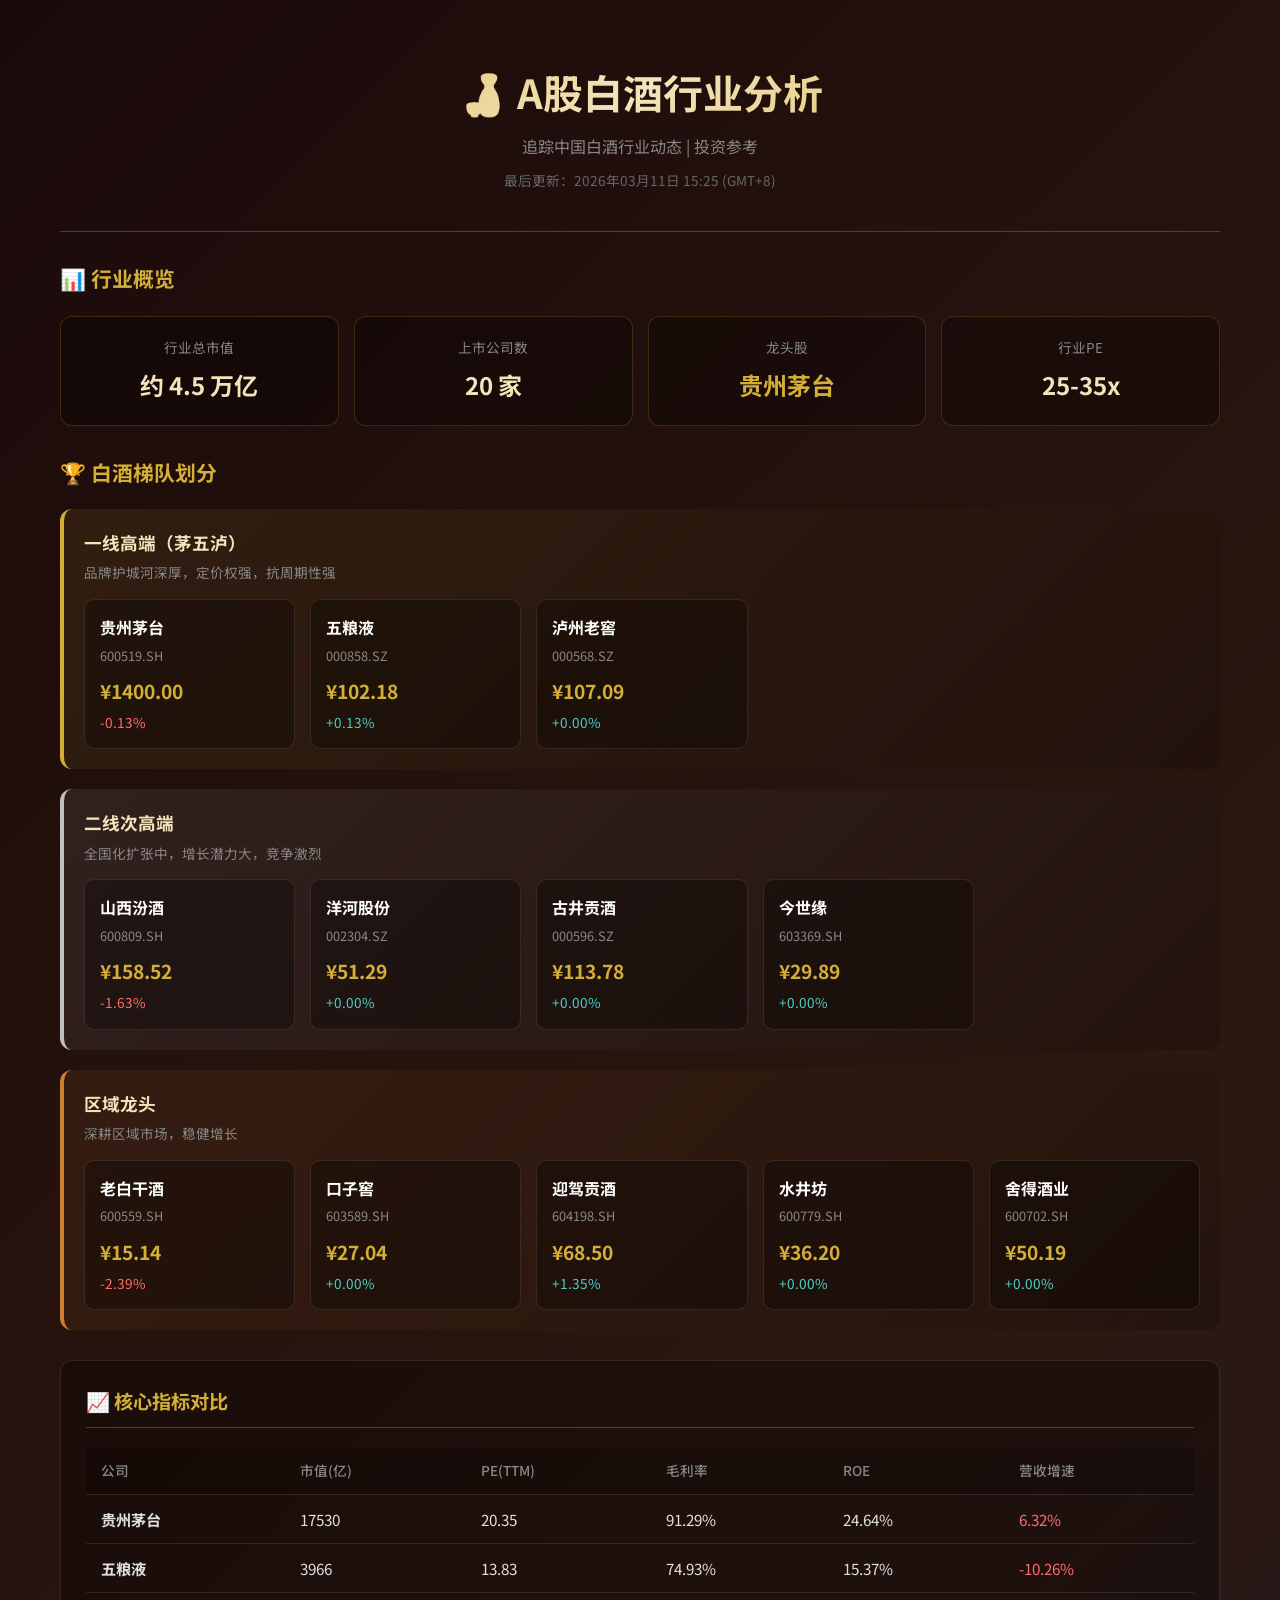
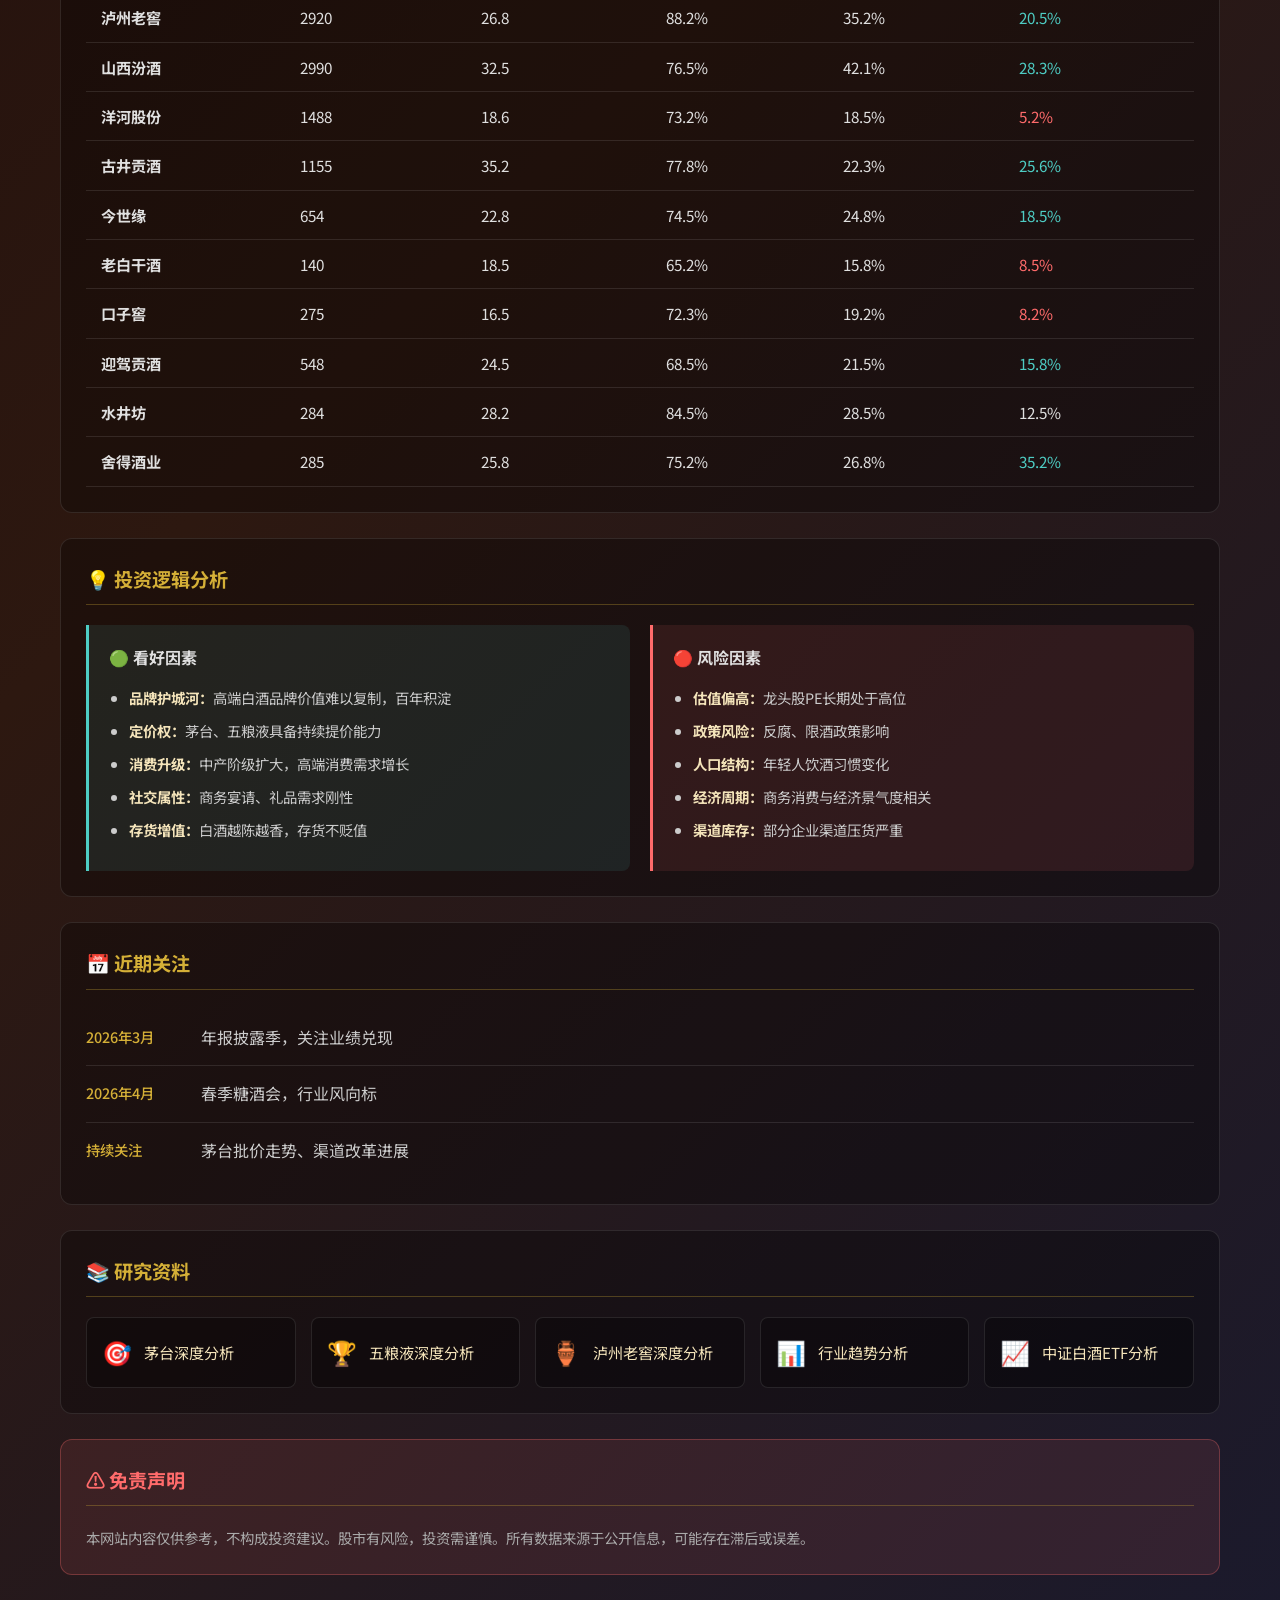
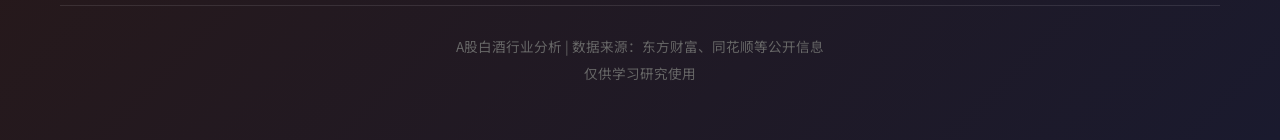
<file: index.html>
<!DOCTYPE html>
<html lang="zh-CN">
<head>
    <meta charset="UTF-8">
    <meta name="viewport" content="width=device-width, initial-scale=1.0">
    <title>A股白酒行业分析</title>
    <link rel="stylesheet" href="style.css">
    <link href="https://fonts.googleapis.com/css2?family=Noto+Sans+SC:wght@400;500;700&display=swap" rel="stylesheet">
</head>
<body>
    <div class="container">
        <header>
            <h1>🍶 A股白酒行业分析</h1>
            <p class="subtitle">追踪中国白酒行业动态 | 投资参考</p>
            <p class="update-time">最后更新：<span id="updateTime">2026年3月2日</span></p>
        </header>

        <section class="overview">
            <h2>📊 行业概览</h2>
            <div class="overview-grid">
                <div class="overview-card">
                    <span class="label">行业总市值</span>
                    <span class="value">约 4.5 万亿</span>
                </div>
                <div class="overview-card">
                    <span class="label">上市公司数</span>
                    <span class="value">20 家</span>
                </div>
                <div class="overview-card">
                    <span class="label">龙头股</span>
                    <span class="value highlight">贵州茅台</span>
                </div>
                <div class="overview-card">
                    <span class="label">行业PE</span>
                    <span class="value">25-35x</span>
                </div>
            </div>
        </section>

        <section class="tier-section">
            <h2>🏆 白酒梯队划分</h2>
            
            <div class="tier-group tier-1">
                <h3>一线高端（茅五泸）</h3>
                <p class="tier-desc">品牌护城河深厚，定价权强，抗周期性强</p>
                <div class="company-grid" id="tier1Companies"></div>
            </div>
            
            <div class="tier-group tier-2">
                <h3>二线次高端</h3>
                <p class="tier-desc">全国化扩张中，增长潜力大，竞争激烈</p>
                <div class="company-grid" id="tier2Companies"></div>
            </div>
            
            <div class="tier-group tier-3">
                <h3>区域龙头</h3>
                <p class="tier-desc">深耕区域市场，稳健增长</p>
                <div class="company-grid" id="tier3Companies"></div>
            </div>
        </section>

        <section class="card">
            <h2>📈 核心指标对比</h2>
            <div class="table-container">
                <table class="data-table" id="comparisonTable">
                    <thead>
                        <tr>
                            <th>公司</th>
                            <th>市值(亿)</th>
                            <th>PE(TTM)</th>
                            <th>毛利率</th>
                            <th>ROE</th>
                            <th>营收增速</th>
                        </tr>
                    </thead>
                    <tbody id="comparisonBody"></tbody>
                </table>
            </div>
        </section>

        <section class="card">
            <h2>💡 投资逻辑分析</h2>
            <div class="analysis-content">
                <div class="analysis-item">
                    <h3>🟢 看好因素</h3>
                    <ul>
                        <li><strong>品牌护城河：</strong>高端白酒品牌价值难以复制，百年积淀</li>
                        <li><strong>定价权：</strong>茅台、五粮液具备持续提价能力</li>
                        <li><strong>消费升级：</strong>中产阶级扩大，高端消费需求增长</li>
                        <li><strong>社交属性：</strong>商务宴请、礼品需求刚性</li>
                        <li><strong>存货增值：</strong>白酒越陈越香，存货不贬值</li>
                    </ul>
                </div>
                <div class="analysis-item warning">
                    <h3>🔴 风险因素</h3>
                    <ul>
                        <li><strong>估值偏高：</strong>龙头股PE长期处于高位</li>
                        <li><strong>政策风险：</strong>反腐、限酒政策影响</li>
                        <li><strong>人口结构：</strong>年轻人饮酒习惯变化</li>
                        <li><strong>经济周期：</strong>商务消费与经济景气度相关</li>
                        <li><strong>渠道库存：</strong>部分企业渠道压货严重</li>
                    </ul>
                </div>
            </div>
        </section>

        <section class="card">
            <h2>📅 近期关注</h2>
            <div class="timeline" id="recentEvents">
                <div class="timeline-item">
                    <span class="date">2026年3月</span>
                    <span class="event">年报披露季，关注业绩兑现</span>
                </div>
                <div class="timeline-item">
                    <span class="date">2026年4月</span>
                    <span class="event">春季糖酒会，行业风向标</span>
                </div>
                <div class="timeline-item">
                    <span class="date">持续关注</span>
                    <span class="event">茅台批价走势、渠道改革进展</span>
                </div>
            </div>
        </section>

        <section class="card">
            <h2>📚 研究资料</h2>
            <div class="links-grid">
                <a href="companies/maotai.html" class="link-card">
                    <span class="icon">🎯</span>
                    <span class="text">茅台深度分析</span>
                </a>
                <a href="companies/wuliangye.html" class="link-card">
                    <span class="icon">🏆</span>
                    <span class="text">五粮液深度分析</span>
                </a>
                <a href="companies/luzhoulaojiao.html" class="link-card">
                    <span class="icon">🏺</span>
                    <span class="text">泸州老窖深度分析</span>
                </a>
                <a href="analysis/industry-trend.html" class="link-card">
                    <span class="icon">📊</span>
                    <span class="text">行业趋势分析</span>
                </a>
                <a href="analysis/etf-analysis.html" class="link-card">
                    <span class="icon">📈</span>
                    <span class="text">中证白酒ETF分析</span>
                </a>
            </div>
        </section>

        <section class="card disclaimer">
            <h2>⚠️ 免责声明</h2>
            <p>本网站内容仅供参考，不构成投资建议。股市有风险，投资需谨慎。所有数据来源于公开信息，可能存在滞后或误差。</p>
        </section>

        <footer>
            <p>A股白酒行业分析 | 数据来源：东方财富、同花顺等公开信息</p>
            <p>仅供学习研究使用</p>
        </footer>
    </div>

    <script src="app.js"></script>
</body>
</html>
</file>
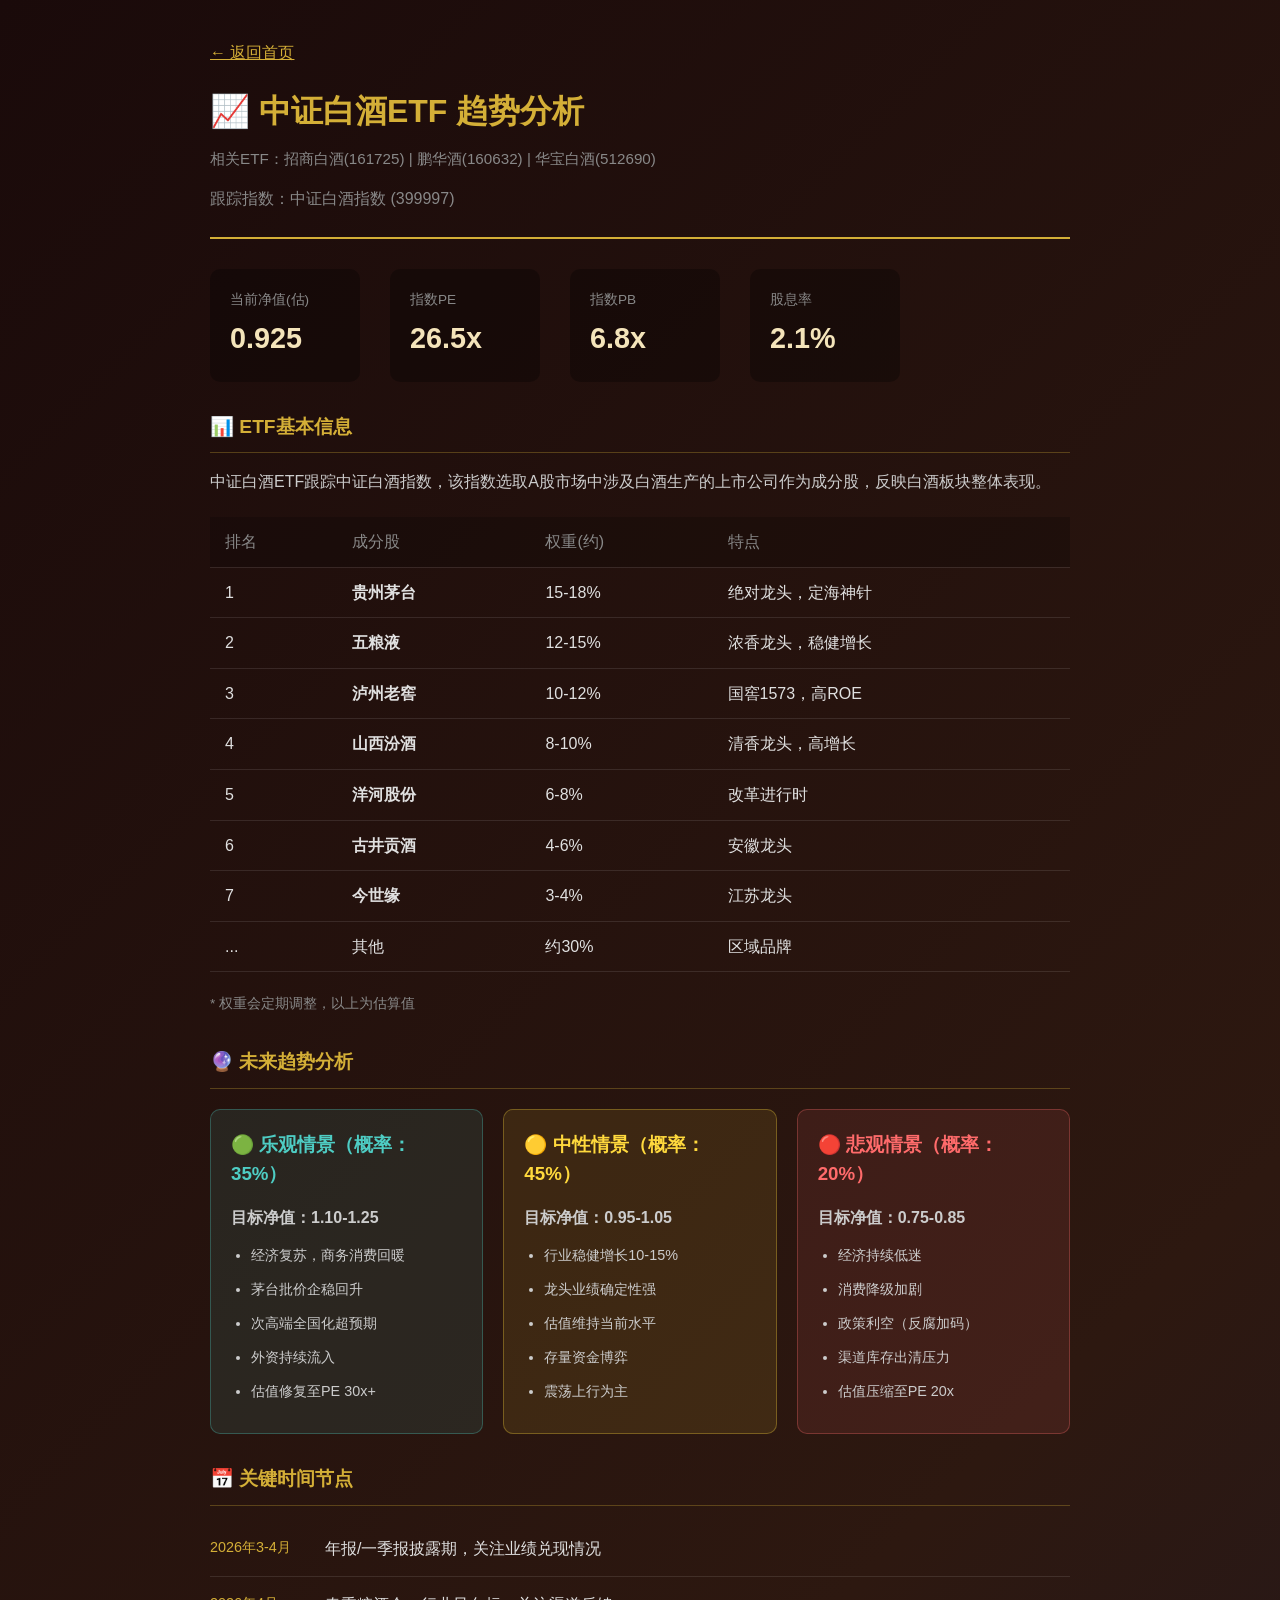
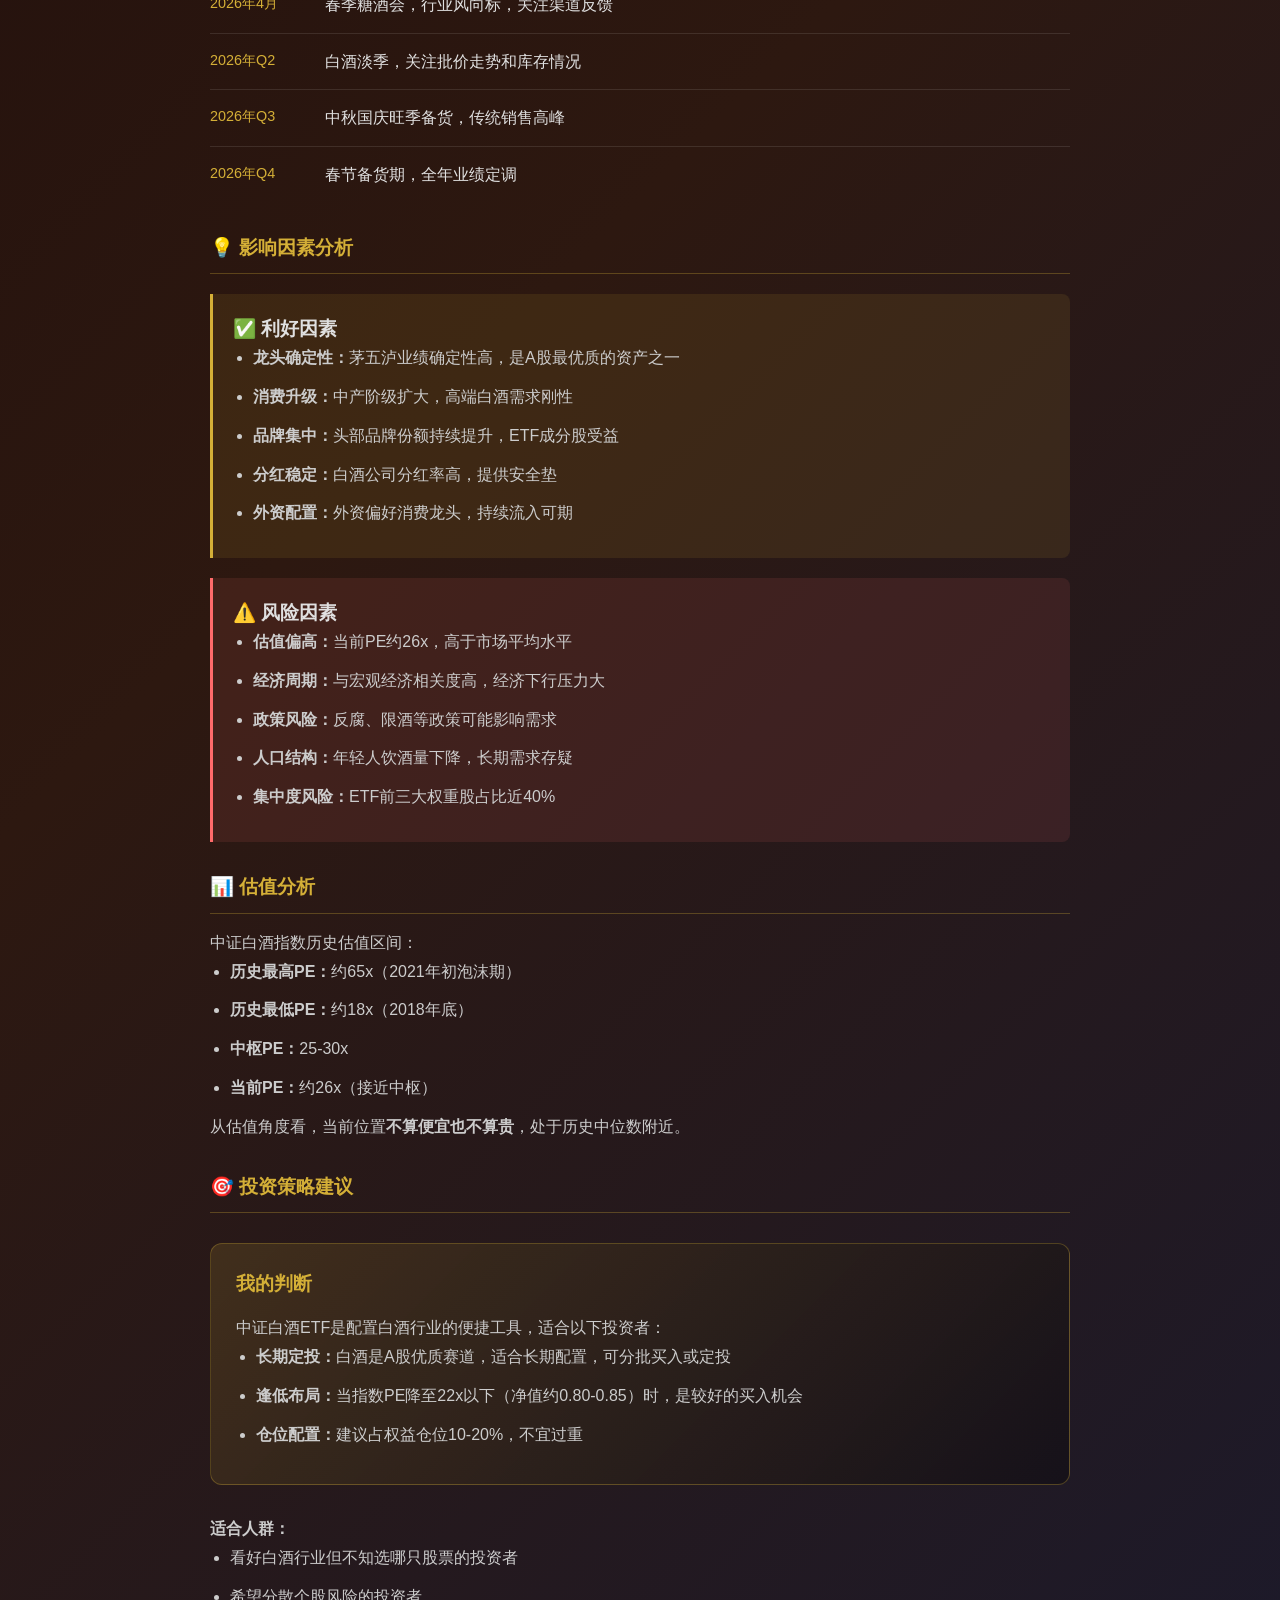
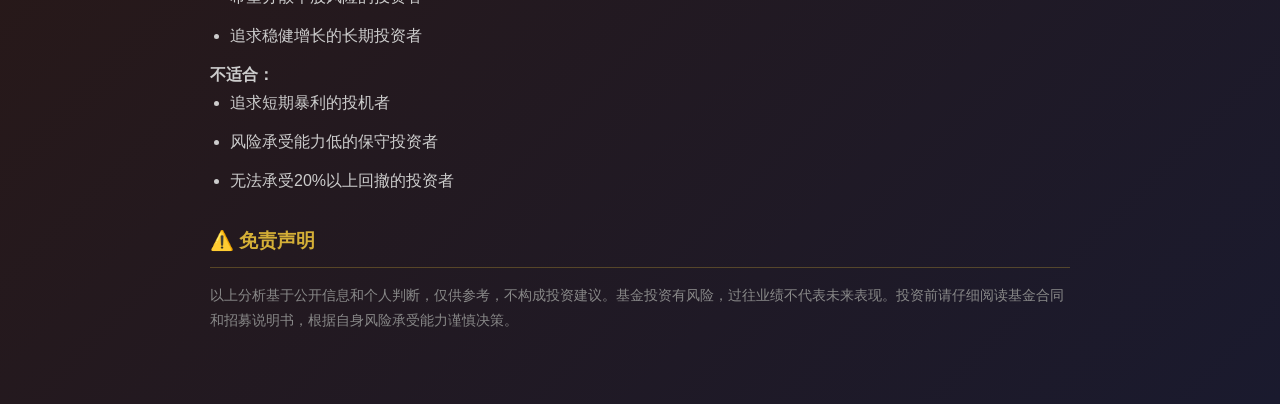
<file: analysis/etf-analysis.html>
<!DOCTYPE html>
<html lang="zh-CN">
<head>
    <meta charset="UTF-8">
    <meta name="viewport" content="width=device-width, initial-scale=1.0">
    <title>中证白酒ETF分析 - A股白酒行业</title>
    <link rel="stylesheet" href="../style.css">
    <style>
        .etf-detail { max-width: 900px; margin: 0 auto; padding: 20px; }
        .etf-header { border-bottom: 2px solid #d4af37; padding-bottom: 25px; margin-bottom: 30px; }
        .etf-header h1 { font-size: 2rem; color: #d4af37; margin-bottom: 10px; }
        .etf-codes { color: #888; font-size: 0.95rem; margin-bottom: 15px; }
        .back-link { display: inline-block; margin-bottom: 20px; color: #d4af37; }
        .price-box { display: flex; gap: 30px; flex-wrap: wrap; margin: 20px 0; }
        .price-item { background: rgba(0,0,0,0.3); padding: 20px; border-radius: 10px; min-width: 150px; }
        .price-item .label { color: #888; font-size: 0.85rem; }
        .price-item .value { color: #f4e4ba; font-size: 1.8rem; font-weight: 700; margin-top: 5px; }
        .section { margin: 30px 0; }
        .section h2 { color: #d4af37; margin-bottom: 15px; font-size: 1.2rem; padding-bottom: 10px; border-bottom: 1px solid rgba(212, 175, 55, 0.3); }
        .section p, .section li { color: #ccc; line-height: 1.8; }
        .section ul { padding-left: 20px; }
        .section li { margin-bottom: 10px; }
        .holdings-table { width: 100%; border-collapse: collapse; margin: 20px 0; }
        .holdings-table th, .holdings-table td { padding: 12px 15px; text-align: left; border-bottom: 1px solid rgba(255,255,255,0.1); }
        .holdings-table th { color: #888; background: rgba(0,0,0,0.2); font-weight: 500; }
        .scenario-grid { display: grid; grid-template-columns: repeat(auto-fit, minmax(250px, 1fr)); gap: 20px; margin: 20px 0; }
        .scenario-card { padding: 20px; border-radius: 10px; }
        .scenario-card.bull { background: rgba(78, 205, 196, 0.1); border: 1px solid rgba(78, 205, 196, 0.3); }
        .scenario-card.bear { background: rgba(255, 107, 107, 0.1); border: 1px solid rgba(255, 107, 107, 0.3); }
        .scenario-card.neutral { background: rgba(255, 217, 61, 0.1); border: 1px solid rgba(255, 217, 61, 0.3); }
        .scenario-card h3 { margin-bottom: 15px; }
        .scenario-card.bull h3 { color: #4ecdc4; }
        .scenario-card.bear h3 { color: #ff6b6b; }
        .scenario-card.neutral h3 { color: #ffd93d; }
        .scenario-card ul { padding-left: 20px; margin-top: 10px; }
        .scenario-card li { font-size: 0.9rem; margin-bottom: 8px; }
        .highlight-box { background: rgba(212, 175, 55, 0.1); border-left: 3px solid #d4af37; padding: 20px; margin: 20px 0; border-radius: 0 8px 8px 0; }
        .warning-box { background: rgba(255, 107, 107, 0.1); border-left: 3px solid #ff6b6b; padding: 20px; margin: 20px 0; border-radius: 0 8px 8px 0; }
        .timeline-item { display: flex; gap: 15px; padding: 15px 0; border-bottom: 1px solid rgba(255,255,255,0.1); }
        .timeline-item .date { color: #d4af37; min-width: 100px; font-weight: 500; }
        .conclusion-box { background: linear-gradient(135deg, rgba(212, 175, 55, 0.15) 0%, rgba(0,0,0,0.3) 100%); padding: 25px; border-radius: 12px; border: 1px solid rgba(212, 175, 55, 0.3); margin: 30px 0; }
        .conclusion-box h3 { color: #d4af37; margin-bottom: 15px; }
    </style>
</head>
<body>
    <div class="container">
        <div class="etf-detail">
            <a href="../index.html" class="back-link">← 返回首页</a>
            
            <div class="etf-header">
                <h1>📈 中证白酒ETF 趋势分析</h1>
                <div class="etf-codes">
                    相关ETF：招商白酒(161725) | 鹏华酒(160632) | 华宝白酒(512690)
                </div>
                <p style="color: #888;">跟踪指数：中证白酒指数 (399997)</p>
            </div>
            
            <div class="price-box">
                <div class="price-item">
                    <div class="label">当前净值(估)</div>
                    <div class="value">0.925</div>
                </div>
                <div class="price-item">
                    <div class="label">指数PE</div>
                    <div class="value">26.5x</div>
                </div>
                <div class="price-item">
                    <div class="label">指数PB</div>
                    <div class="value">6.8x</div>
                </div>
                <div class="price-item">
                    <div class="label">股息率</div>
                    <div class="value">2.1%</div>
                </div>
            </div>
            
            <div class="section">
                <h2>📊 ETF基本信息</h2>
                <p>中证白酒ETF跟踪中证白酒指数，该指数选取A股市场中涉及白酒生产的上市公司作为成分股，反映白酒板块整体表现。</p>
                
                <table class="holdings-table">
                    <thead>
                        <tr>
                            <th>排名</th>
                            <th>成分股</th>
                            <th>权重(约)</th>
                            <th>特点</th>
                        </tr>
                    </thead>
                    <tbody>
                        <tr><td>1</td><td><strong>贵州茅台</strong></td><td>15-18%</td><td>绝对龙头，定海神针</td></tr>
                        <tr><td>2</td><td><strong>五粮液</strong></td><td>12-15%</td><td>浓香龙头，稳健增长</td></tr>
                        <tr><td>3</td><td><strong>泸州老窖</strong></td><td>10-12%</td><td>国窖1573，高ROE</td></tr>
                        <tr><td>4</td><td><strong>山西汾酒</strong></td><td>8-10%</td><td>清香龙头，高增长</td></tr>
                        <tr><td>5</td><td><strong>洋河股份</strong></td><td>6-8%</td><td>改革进行时</td></tr>
                        <tr><td>6</td><td><strong>古井贡酒</strong></td><td>4-6%</td><td>安徽龙头</td></tr>
                        <tr><td>7</td><td><strong>今世缘</strong></td><td>3-4%</td><td>江苏龙头</td></tr>
                        <tr><td>...</td><td>其他</td><td>约30%</td><td>区域品牌</td></tr>
                    </tbody>
                </table>
                
                <p style="color: #888; font-size: 0.85rem; margin-top: 10px;">* 权重会定期调整，以上为估算值</p>
            </div>
            
            <div class="section">
                <h2>🔮 未来趋势分析</h2>
                
                <div class="scenario-grid">
                    <div class="scenario-card bull">
                        <h3>🟢 乐观情景（概率：35%）</h3>
                        <p><strong>目标净值：1.10-1.25</strong></p>
                        <ul>
                            <li>经济复苏，商务消费回暖</li>
                            <li>茅台批价企稳回升</li>
                            <li>次高端全国化超预期</li>
                            <li>外资持续流入</li>
                            <li>估值修复至PE 30x+</li>
                        </ul>
                    </div>
                    
                    <div class="scenario-card neutral">
                        <h3>🟡 中性情景（概率：45%）</h3>
                        <p><strong>目标净值：0.95-1.05</strong></p>
                        <ul>
                            <li>行业稳健增长10-15%</li>
                            <li>龙头业绩确定性强</li>
                            <li>估值维持当前水平</li>
                            <li>存量资金博弈</li>
                            <li>震荡上行为主</li>
                        </ul>
                    </div>
                    
                    <div class="scenario-card bear">
                        <h3>🔴 悲观情景（概率：20%）</h3>
                        <p><strong>目标净值：0.75-0.85</strong></p>
                        <ul>
                            <li>经济持续低迷</li>
                            <li>消费降级加剧</li>
                            <li>政策利空（反腐加码）</li>
                            <li>渠道库存出清压力</li>
                            <li>估值压缩至PE 20x</li>
                        </ul>
                    </div>
                </div>
            </div>
            
            <div class="section">
                <h2>📅 关键时间节点</h2>
                
                <div class="timeline-item">
                    <span class="date">2026年3-4月</span>
                    <span>年报/一季报披露期，关注业绩兑现情况</span>
                </div>
                <div class="timeline-item">
                    <span class="date">2026年4月</span>
                    <span>春季糖酒会，行业风向标，关注渠道反馈</span>
                </div>
                <div class="timeline-item">
                    <span class="date">2026年Q2</span>
                    <span>白酒淡季，关注批价走势和库存情况</span>
                </div>
                <div class="timeline-item">
                    <span class="date">2026年Q3</span>
                    <span>中秋国庆旺季备货，传统销售高峰</span>
                </div>
                <div class="timeline-item">
                    <span class="date">2026年Q4</span>
                    <span>春节备货期，全年业绩定调</span>
                </div>
            </div>
            
            <div class="section">
                <h2>💡 影响因素分析</h2>
                
                <div class="highlight-box">
                    <h3>✅ 利好因素</h3>
                    <ul>
                        <li><strong>龙头确定性：</strong>茅五泸业绩确定性高，是A股最优质的资产之一</li>
                        <li><strong>消费升级：</strong>中产阶级扩大，高端白酒需求刚性</li>
                        <li><strong>品牌集中：</strong>头部品牌份额持续提升，ETF成分股受益</li>
                        <li><strong>分红稳定：</strong>白酒公司分红率高，提供安全垫</li>
                        <li><strong>外资配置：</strong>外资偏好消费龙头，持续流入可期</li>
                    </ul>
                </div>
                
                <div class="warning-box">
                    <h3>⚠️ 风险因素</h3>
                    <ul>
                        <li><strong>估值偏高：</strong>当前PE约26x，高于市场平均水平</li>
                        <li><strong>经济周期：</strong>与宏观经济相关度高，经济下行压力大</li>
                        <li><strong>政策风险：</strong>反腐、限酒等政策可能影响需求</li>
                        <li><strong>人口结构：</strong>年轻人饮酒量下降，长期需求存疑</li>
                        <li><strong>集中度风险：</strong>ETF前三大权重股占比近40%</li>
                    </ul>
                </div>
            </div>
            
            <div class="section">
                <h2>📊 估值分析</h2>
                <p>中证白酒指数历史估值区间：</p>
                <ul>
                    <li><strong>历史最高PE：</strong>约65x（2021年初泡沫期）</li>
                    <li><strong>历史最低PE：</strong>约18x（2018年底）</li>
                    <li><strong>中枢PE：</strong>25-30x</li>
                    <li><strong>当前PE：</strong>约26x（接近中枢）</li>
                </ul>
                <p>从估值角度看，当前位置<strong>不算便宜也不算贵</strong>，处于历史中位数附近。</p>
            </div>
            
            <div class="section">
                <h2>🎯 投资策略建议</h2>
                
                <div class="conclusion-box">
                    <h3>我的判断</h3>
                    <p>中证白酒ETF是配置白酒行业的便捷工具，适合以下投资者：</p>
                    <ul>
                        <li><strong>长期定投：</strong>白酒是A股优质赛道，适合长期配置，可分批买入或定投</li>
                        <li><strong>逢低布局：</strong>当指数PE降至22x以下（净值约0.80-0.85）时，是较好的买入机会</li>
                        <li><strong>仓位配置：</strong>建议占权益仓位10-20%，不宜过重</li>
                    </ul>
                </div>
                
                <p><strong>适合人群：</strong></p>
                <ul>
                    <li>看好白酒行业但不知选哪只股票的投资者</li>
                    <li>希望分散个股风险的投资者</li>
                    <li>追求稳健增长的长期投资者</li>
                </ul>
                
                <p><strong>不适合：</strong></p>
                <ul>
                    <li>追求短期暴利的投机者</li>
                    <li>风险承受能力低的保守投资者</li>
                    <li>无法承受20%以上回撤的投资者</li>
                </ul>
            </div>
            
            <div class="section">
                <h2>⚠️ 免责声明</h2>
                <p style="color: #888; font-size: 0.9rem;">
                    以上分析基于公开信息和个人判断，仅供参考，不构成投资建议。基金投资有风险，过往业绩不代表未来表现。投资前请仔细阅读基金合同和招募说明书，根据自身风险承受能力谨慎决策。
                </p>
            </div>
        </div>
    </div>
</body>
</html>
</file>
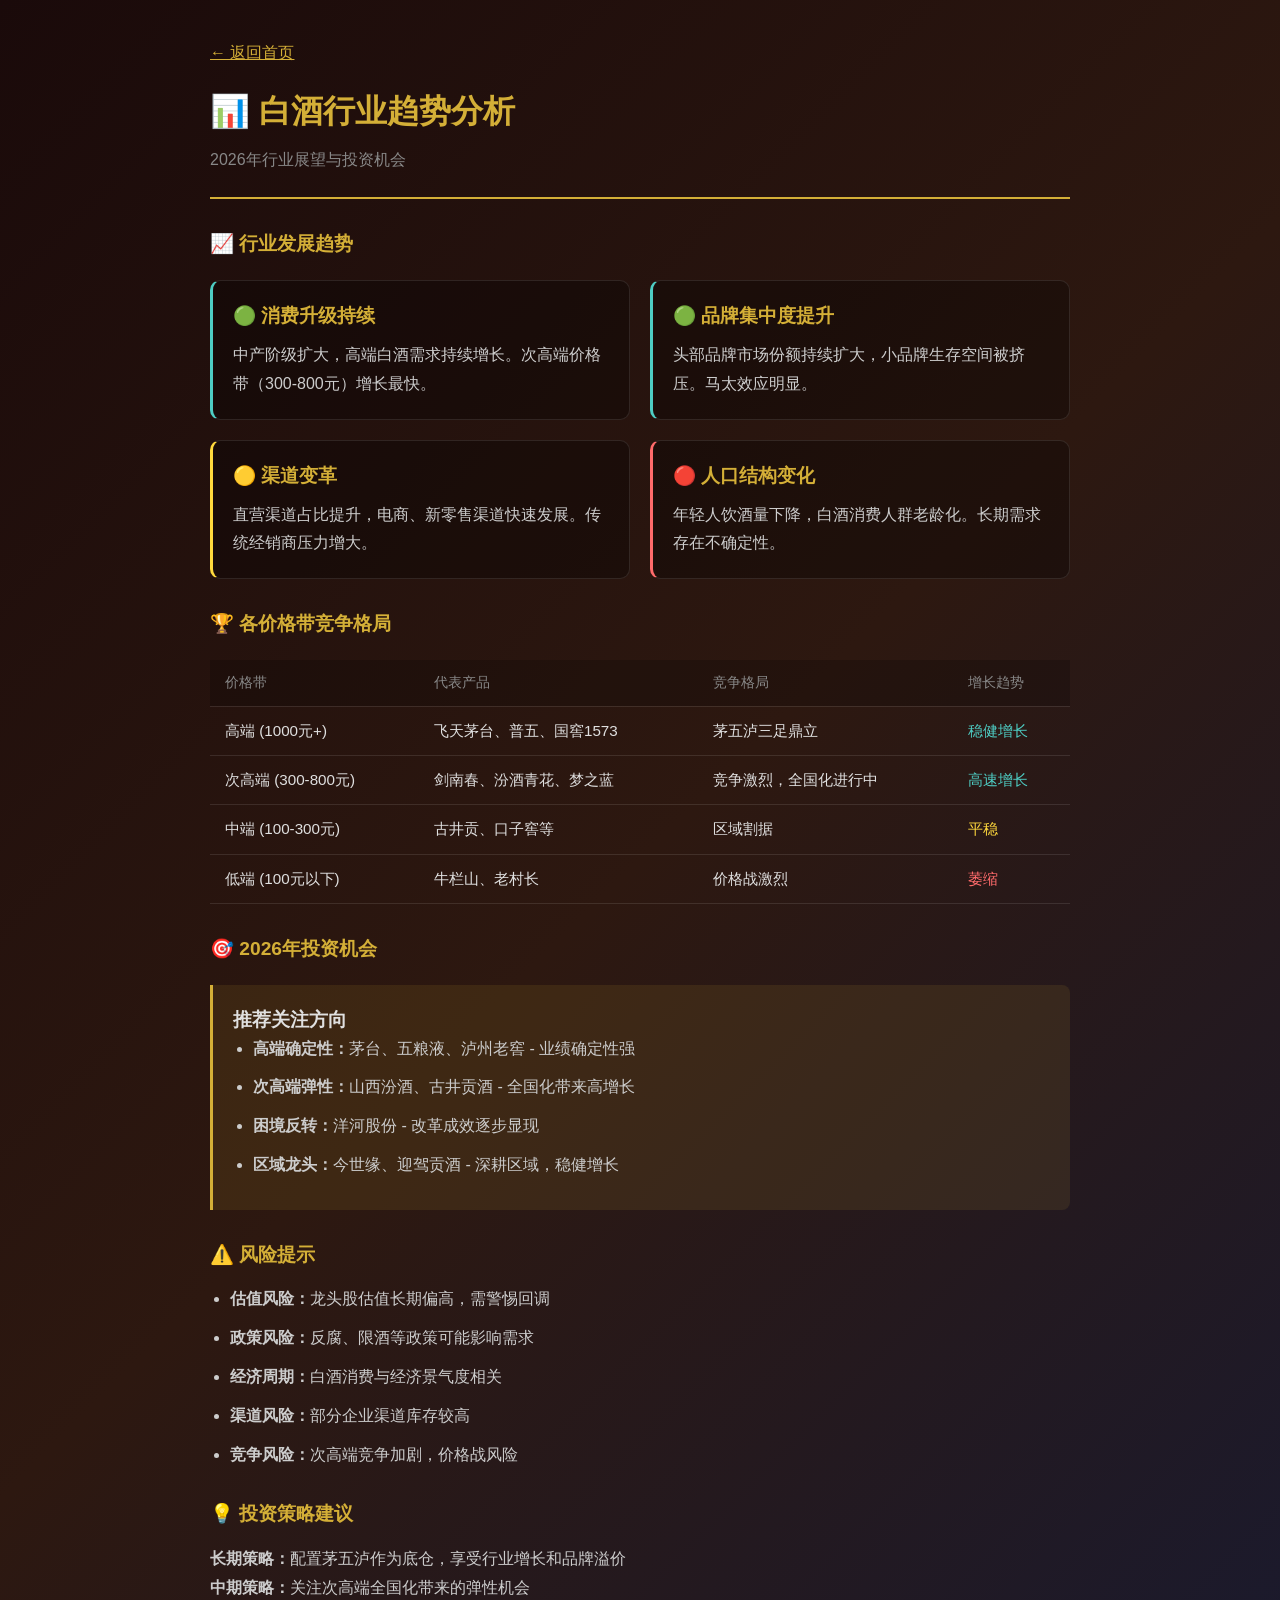
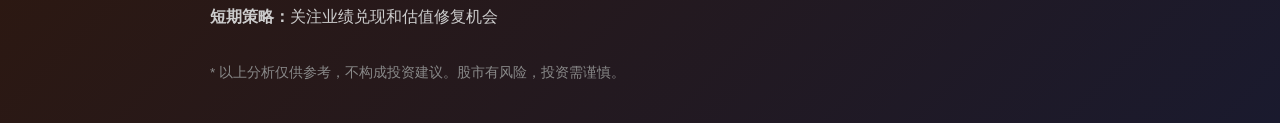
<file: analysis/industry-trend.html>
<!DOCTYPE html>
<html lang="zh-CN">
<head>
    <meta charset="UTF-8">
    <meta name="viewport" content="width=device-width, initial-scale=1.0">
    <title>白酒行业趋势分析 - A股白酒行业</title>
    <link rel="stylesheet" href="../style.css">
    <style>
        .analysis-detail { max-width: 900px; margin: 0 auto; padding: 20px; }
        .page-header { border-bottom: 2px solid #d4af37; padding-bottom: 25px; margin-bottom: 30px; }
        .page-header h1 { font-size: 2rem; color: #d4af37; }
        .back-link { display: inline-block; margin-bottom: 20px; color: #d4af37; }
        .section { margin: 30px 0; }
        .section h2 { color: #d4af37; margin-bottom: 15px; font-size: 1.2rem; }
        .section p, .section li { color: #ccc; line-height: 1.8; }
        .section ul { padding-left: 20px; }
        .section li { margin-bottom: 10px; }
        .trend-grid { display: grid; grid-template-columns: repeat(auto-fit, minmax(280px, 1fr)); gap: 20px; margin: 20px 0; }
        .trend-card { background: rgba(0, 0, 0, 0.3); padding: 20px; border-radius: 10px; border: 1px solid rgba(255, 255, 255, 0.1); }
        .trend-card h3 { color: #d4af37; margin-bottom: 10px; }
        .trend-card.up { border-left: 3px solid #4ecdc4; }
        .trend-card.down { border-left: 3px solid #ff6b6b; }
        .trend-card.neutral { border-left: 3px solid #ffd93d; }
        .data-table { width: 100%; border-collapse: collapse; margin: 20px 0; }
        .data-table th, .data-table td { padding: 12px 15px; text-align: left; border-bottom: 1px solid rgba(255, 255, 255, 0.1); }
        .data-table th { color: #888; font-weight: 500; background: rgba(0, 0, 0, 0.2); }
        .highlight-box { background: rgba(212, 175, 55, 0.1); border-left: 3px solid #d4af37; padding: 20px; margin: 20px 0; border-radius: 0 8px 8px 0; }
    </style>
</head>
<body>
    <div class="container">
        <div class="analysis-detail">
            <a href="../index.html" class="back-link">← 返回首页</a>
            
            <div class="page-header">
                <h1>📊 白酒行业趋势分析</h1>
                <p style="color: #888; margin-top: 10px;">2026年行业展望与投资机会</p>
            </div>
            
            <div class="section">
                <h2>📈 行业发展趋势</h2>
                <div class="trend-grid">
                    <div class="trend-card up">
                        <h3>🟢 消费升级持续</h3>
                        <p>中产阶级扩大，高端白酒需求持续增长。次高端价格带（300-800元）增长最快。</p>
                    </div>
                    <div class="trend-card up">
                        <h3>🟢 品牌集中度提升</h3>
                        <p>头部品牌市场份额持续扩大，小品牌生存空间被挤压。马太效应明显。</p>
                    </div>
                    <div class="trend-card neutral">
                        <h3>🟡 渠道变革</h3>
                        <p>直营渠道占比提升，电商、新零售渠道快速发展。传统经销商压力增大。</p>
                    </div>
                    <div class="trend-card down">
                        <h3>🔴 人口结构变化</h3>
                        <p>年轻人饮酒量下降，白酒消费人群老龄化。长期需求存在不确定性。</p>
                    </div>
                </div>
            </div>
            
            <div class="section">
                <h2>🏆 各价格带竞争格局</h2>
                <table class="data-table">
                    <thead>
                        <tr>
                            <th>价格带</th>
                            <th>代表产品</th>
                            <th>竞争格局</th>
                            <th>增长趋势</th>
                        </tr>
                    </thead>
                    <tbody>
                        <tr>
                            <td>高端 (1000元+)</td>
                            <td>飞天茅台、普五、国窖1573</td>
                            <td>茅五泸三足鼎立</td>
                            <td style="color: #4ecdc4;">稳健增长</td>
                        </tr>
                        <tr>
                            <td>次高端 (300-800元)</td>
                            <td>剑南春、汾酒青花、梦之蓝</td>
                            <td>竞争激烈，全国化进行中</td>
                            <td style="color: #4ecdc4;">高速增长</td>
                        </tr>
                        <tr>
                            <td>中端 (100-300元)</td>
                            <td>古井贡、口子窖等</td>
                            <td>区域割据</td>
                            <td style="color: #ffd93d;">平稳</td>
                        </tr>
                        <tr>
                            <td>低端 (100元以下)</td>
                            <td>牛栏山、老村长</td>
                            <td>价格战激烈</td>
                            <td style="color: #ff6b6b;">萎缩</td>
                        </tr>
                    </tbody>
                </table>
            </div>
            
            <div class="section">
                <h2>🎯 2026年投资机会</h2>
                <div class="highlight-box">
                    <h3>推荐关注方向</h3>
                    <ul>
                        <li><strong>高端确定性：</strong>茅台、五粮液、泸州老窖 - 业绩确定性强</li>
                        <li><strong>次高端弹性：</strong>山西汾酒、古井贡酒 - 全国化带来高增长</li>
                        <li><strong>困境反转：</strong>洋河股份 - 改革成效逐步显现</li>
                        <li><strong>区域龙头：</strong>今世缘、迎驾贡酒 - 深耕区域，稳健增长</li>
                    </ul>
                </div>
            </div>
            
            <div class="section">
                <h2>⚠️ 风险提示</h2>
                <ul>
                    <li><strong>估值风险：</strong>龙头股估值长期偏高，需警惕回调</li>
                    <li><strong>政策风险：</strong>反腐、限酒等政策可能影响需求</li>
                    <li><strong>经济周期：</strong>白酒消费与经济景气度相关</li>
                    <li><strong>渠道风险：</strong>部分企业渠道库存较高</li>
                    <li><strong>竞争风险：</strong>次高端竞争加剧，价格战风险</li>
                </ul>
            </div>
            
            <div class="section">
                <h2>💡 投资策略建议</h2>
                <p><strong>长期策略：</strong>配置茅五泸作为底仓，享受行业增长和品牌溢价</p>
                <p><strong>中期策略：</strong>关注次高端全国化带来的弹性机会</p>
                <p><strong>短期策略：</strong>关注业绩兑现和估值修复机会</p>
            </div>
            
            <p style="color: #888; font-size: 0.85rem; margin-top: 30px;">
                * 以上分析仅供参考，不构成投资建议。股市有风险，投资需谨慎。
            </p>
        </div>
    </div>
</body>
</html>
</file>
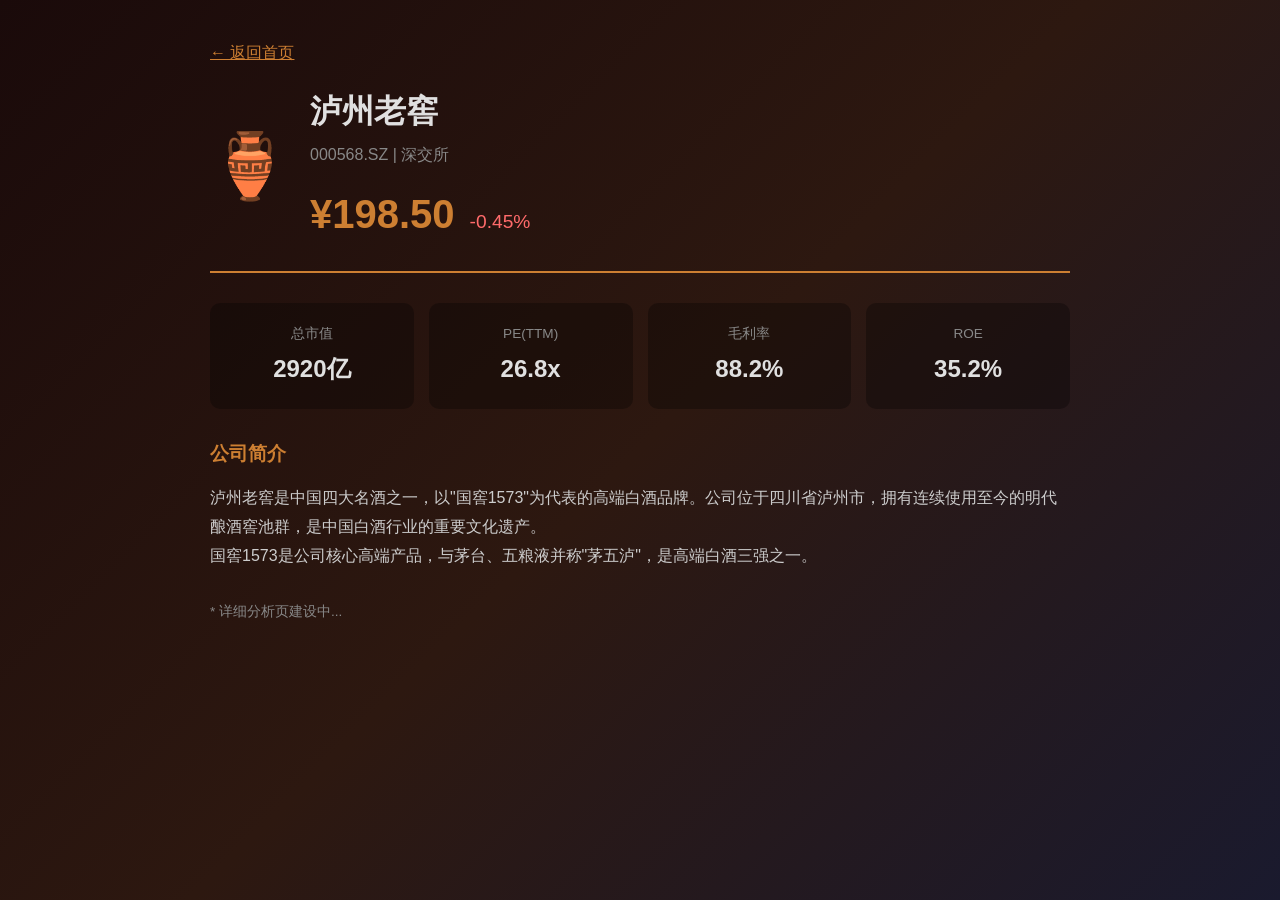
<file: companies/luzhoulaojiao.html>
<!DOCTYPE html>
<html lang="zh-CN">
<head>
    <meta charset="UTF-8">
    <meta name="viewport" content="width=device-width, initial-scale=1.0">
    <title>泸州老窖 - A股白酒行业</title>
    <link rel="stylesheet" href="../style.css">
    <style>
        .company-detail { max-width: 900px; margin: 0 auto; padding: 20px; }
        .company-header { border-bottom: 2px solid #cd7f32; padding-bottom: 25px; margin-bottom: 30px; display: flex; align-items: center; gap: 20px; }
        .company-logo { font-size: 4rem; }
        .company-info h1 { font-size: 2rem; margin-bottom: 5px; }
        .company-code { color: #888; font-size: 1rem; }
        .price-display { margin-top: 15px; display: flex; align-items: baseline; gap: 15px; }
        .current-price { font-size: 2.5rem; color: #cd7f32; font-weight: 700; }
        .price-change { font-size: 1.2rem; }
        .back-link { display: inline-block; margin-bottom: 20px; color: #cd7f32; }
        .metrics-grid { display: grid; grid-template-columns: repeat(auto-fit, minmax(150px, 1fr)); gap: 15px; margin: 20px 0; }
        .metric-card { background: rgba(0, 0, 0, 0.3); padding: 20px; border-radius: 10px; text-align: center; }
        .metric-card .label { color: #888; font-size: 0.85rem; }
        .metric-card .value { color: #e0e0e0; font-size: 1.5rem; font-weight: 700; margin-top: 5px; }
        .section { margin: 30px 0; }
        .section h2 { color: #cd7f32; margin-bottom: 15px; font-size: 1.2rem; }
        .section p { color: #ccc; line-height: 1.8; }
    </style>
</head>
<body>
    <div class="container">
        <div class="company-detail">
            <a href="../index.html" class="back-link">← 返回首页</a>
            <div class="company-header">
                <div class="company-logo">🏺</div>
                <div class="company-info">
                    <h1>泸州老窖</h1>
                    <div class="company-code">000568.SZ | 深交所</div>
                    <div class="price-display">
                        <span class="current-price">¥198.50</span>
                        <span class="price-change" style="color: #ff6b6b;">-0.45%</span>
                    </div>
                </div>
            </div>
            <div class="metrics-grid">
                <div class="metric-card"><div class="label">总市值</div><div class="value">2920亿</div></div>
                <div class="metric-card"><div class="label">PE(TTM)</div><div class="value">26.8x</div></div>
                <div class="metric-card"><div class="label">毛利率</div><div class="value">88.2%</div></div>
                <div class="metric-card"><div class="label">ROE</div><div class="value">35.2%</div></div>
            </div>
            <div class="section">
                <h2>公司简介</h2>
                <p>泸州老窖是中国四大名酒之一，以"国窖1573"为代表的高端白酒品牌。公司位于四川省泸州市，拥有连续使用至今的明代酿酒窖池群，是中国白酒行业的重要文化遗产。</p>
                <p>国窖1573是公司核心高端产品，与茅台、五粮液并称"茅五泸"，是高端白酒三强之一。</p>
            </div>
            <p style="color: #888; font-size: 0.85rem; margin-top: 30px;">* 详细分析页建设中...</p>
        </div>
    </div>
</body>
</html>
</file>
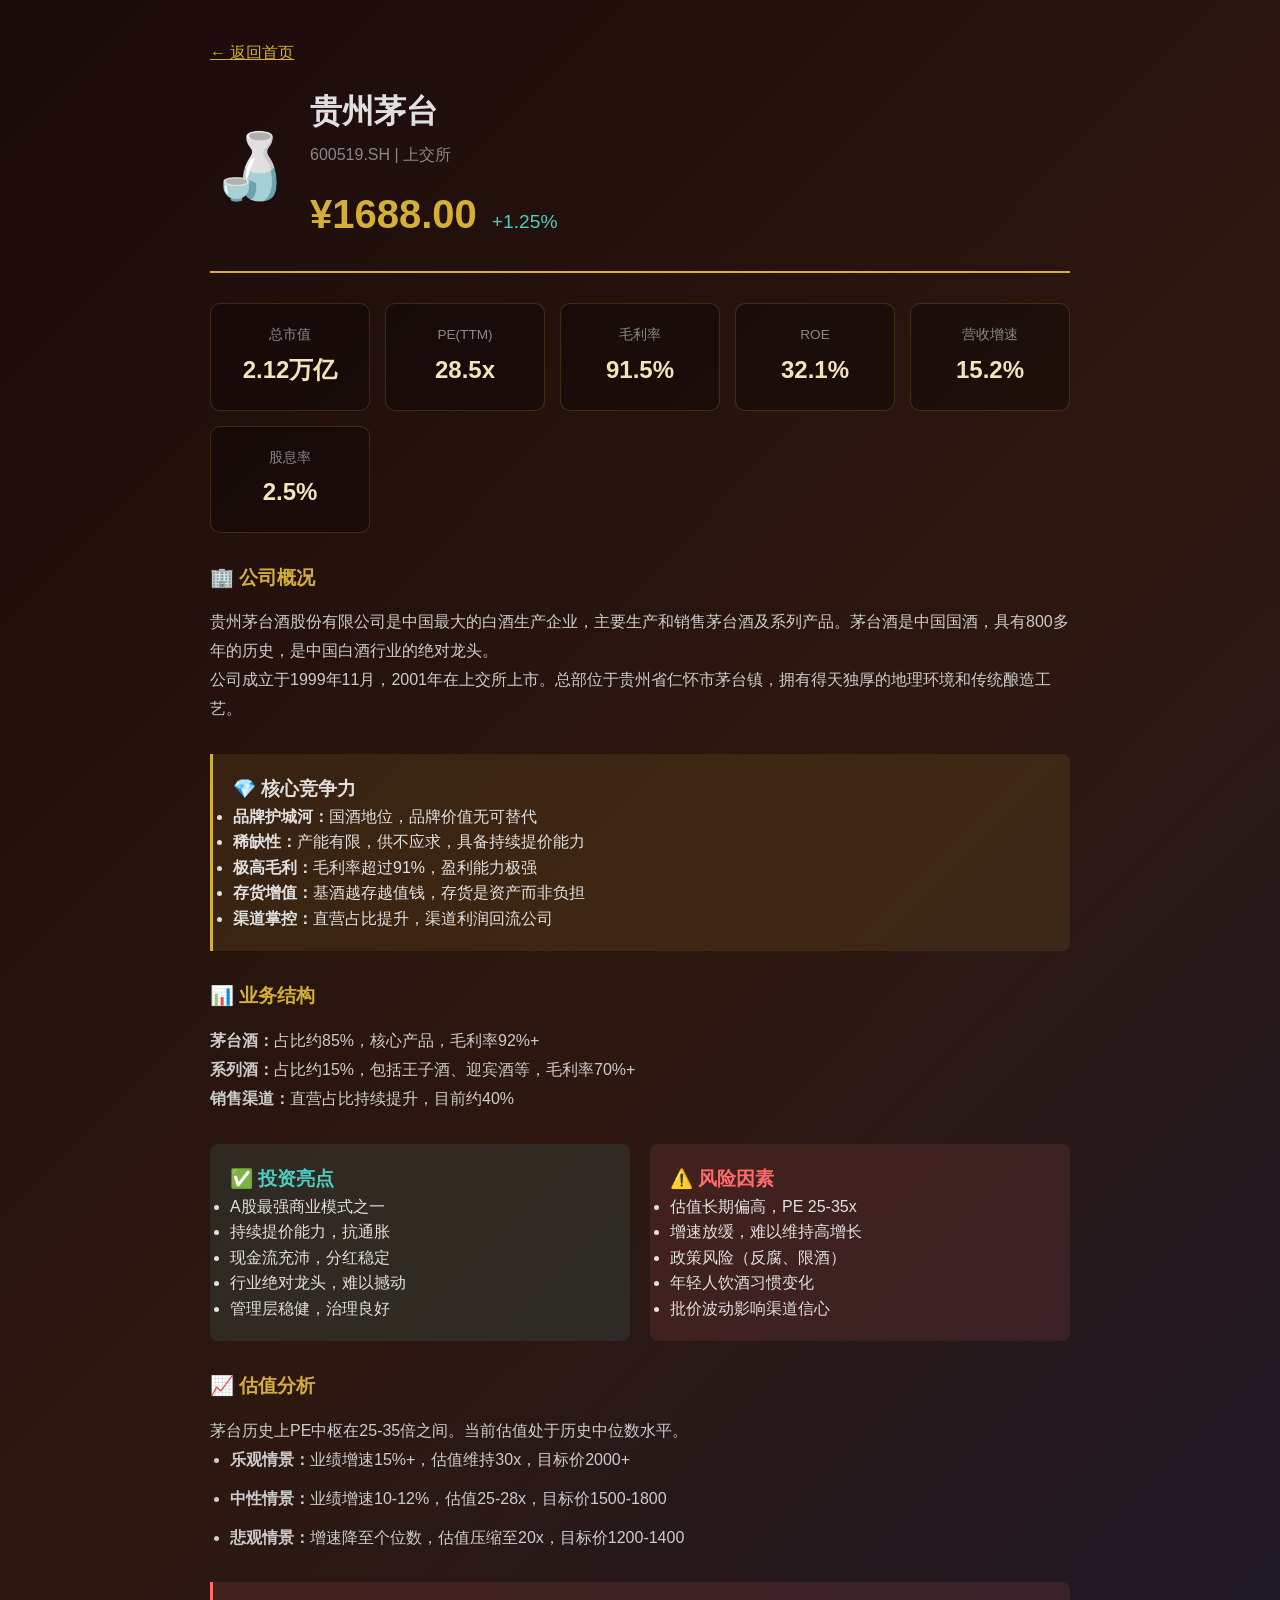
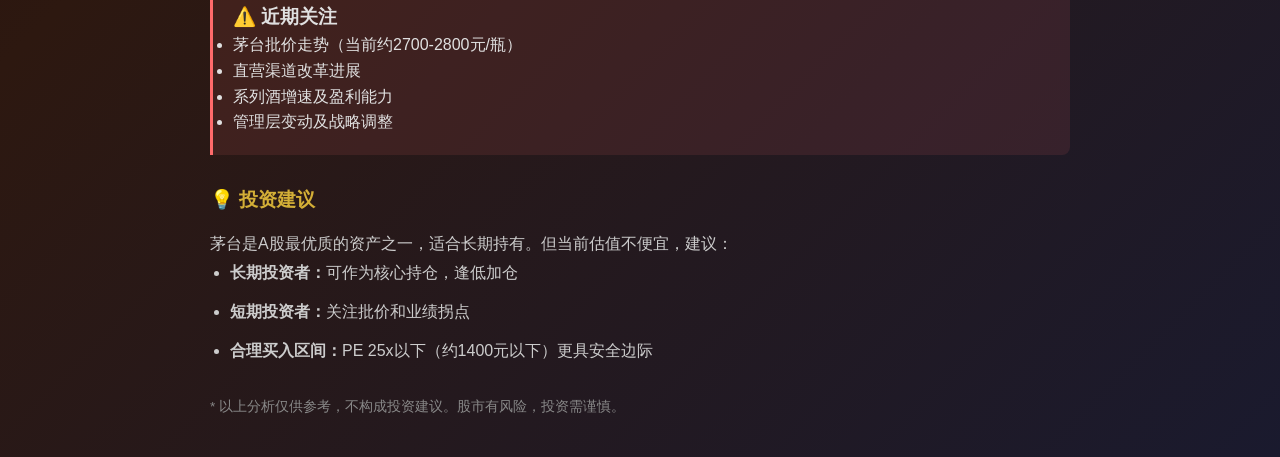
<file: companies/maotai.html>
<!DOCTYPE html>
<html lang="zh-CN">
<head>
    <meta charset="UTF-8">
    <meta name="viewport" content="width=device-width, initial-scale=1.0">
    <title>贵州茅台深度分析 - A股白酒行业</title>
    <link rel="stylesheet" href="../style.css">
    <style>
        .company-detail { max-width: 900px; margin: 0 auto; padding: 20px; }
        .company-header { 
            border-bottom: 2px solid #d4af37; 
            padding-bottom: 25px; 
            margin-bottom: 30px;
            display: flex;
            align-items: center;
            gap: 20px;
        }
        .company-logo { font-size: 4rem; }
        .company-info h1 { font-size: 2rem; margin-bottom: 5px; }
        .company-code { color: #888; font-size: 1rem; }
        .price-display {
            margin-top: 15px;
            display: flex;
            align-items: baseline;
            gap: 15px;
        }
        .current-price { font-size: 2.5rem; color: #d4af37; font-weight: 700; }
        .price-change { font-size: 1.2rem; }
        .price-change.up { color: #4ecdc4; }
        .price-change.down { color: #ff6b6b; }
        .back-link { display: inline-block; margin-bottom: 20px; color: #d4af37; }
        .metrics-grid {
            display: grid;
            grid-template-columns: repeat(auto-fit, minmax(150px, 1fr));
            gap: 15px;
            margin: 20px 0;
        }
        .metric-card {
            background: rgba(0, 0, 0, 0.3);
            padding: 20px;
            border-radius: 10px;
            text-align: center;
            border: 1px solid rgba(212, 175, 55, 0.2);
        }
        .metric-card .label { color: #888; font-size: 0.85rem; }
        .metric-card .value { color: #f4e4ba; font-size: 1.5rem; font-weight: 700; margin-top: 5px; }
        .section { margin: 30px 0; }
        .section h2 { color: #d4af37; margin-bottom: 15px; font-size: 1.2rem; }
        .section p, .section li { color: #ccc; line-height: 1.8; }
        .section ul { padding-left: 20px; }
        .section li { margin-bottom: 10px; }
        .highlight-box {
            background: rgba(212, 175, 55, 0.1);
            border-left: 3px solid #d4af37;
            padding: 20px;
            margin: 20px 0;
            border-radius: 0 8px 8px 0;
        }
        .warning-box {
            background: rgba(255, 107, 107, 0.1);
            border-left: 3px solid #ff6b6b;
            padding: 20px;
            margin: 20px 0;
            border-radius: 0 8px 8px 0;
        }
        .pros-cons { display: grid; grid-template-columns: 1fr 1fr; gap: 20px; }
        .pros, .cons { padding: 20px; border-radius: 8px; }
        .pros { background: rgba(78, 205, 196, 0.1); }
        .cons { background: rgba(255, 107, 107, 0.1); }
        .pros h3 { color: #4ecdc4; }
        .cons h3 { color: #ff6b6b; }
        @media (max-width: 768px) {
            .company-header { flex-direction: column; text-align: center; }
            .pros-cons { grid-template-columns: 1fr; }
        }
    </style>
</head>
<body>
    <div class="container">
        <div class="company-detail">
            <a href="../index.html" class="back-link">← 返回首页</a>
            
            <div class="company-header">
                <div class="company-logo">🍶</div>
                <div class="company-info">
                    <h1>贵州茅台</h1>
                    <div class="company-code">600519.SH | 上交所</div>
                    <div class="price-display">
                        <span class="current-price">¥1688.00</span>
                        <span class="price-change up">+1.25%</span>
                    </div>
                </div>
            </div>
            
            <div class="metrics-grid">
                <div class="metric-card">
                    <div class="label">总市值</div>
                    <div class="value">2.12万亿</div>
                </div>
                <div class="metric-card">
                    <div class="label">PE(TTM)</div>
                    <div class="value">28.5x</div>
                </div>
                <div class="metric-card">
                    <div class="label">毛利率</div>
                    <div class="value">91.5%</div>
                </div>
                <div class="metric-card">
                    <div class="label">ROE</div>
                    <div class="value">32.1%</div>
                </div>
                <div class="metric-card">
                    <div class="label">营收增速</div>
                    <div class="value">15.2%</div>
                </div>
                <div class="metric-card">
                    <div class="label">股息率</div>
                    <div class="value">2.5%</div>
                </div>
            </div>
            
            <div class="section">
                <h2>🏢 公司概况</h2>
                <p>贵州茅台酒股份有限公司是中国最大的白酒生产企业，主要生产和销售茅台酒及系列产品。茅台酒是中国国酒，具有800多年的历史，是中国白酒行业的绝对龙头。</p>
                <p>公司成立于1999年11月，2001年在上交所上市。总部位于贵州省仁怀市茅台镇，拥有得天独厚的地理环境和传统酿造工艺。</p>
            </div>
            
            <div class="highlight-box">
                <h3>💎 核心竞争力</h3>
                <ul>
                    <li><strong>品牌护城河：</strong>国酒地位，品牌价值无可替代</li>
                    <li><strong>稀缺性：</strong>产能有限，供不应求，具备持续提价能力</li>
                    <li><strong>极高毛利：</strong>毛利率超过91%，盈利能力极强</li>
                    <li><strong>存货增值：</strong>基酒越存越值钱，存货是资产而非负担</li>
                    <li><strong>渠道掌控：</strong>直营占比提升，渠道利润回流公司</li>
                </ul>
            </div>
            
            <div class="section">
                <h2>📊 业务结构</h2>
                <p><strong>茅台酒：</strong>占比约85%，核心产品，毛利率92%+</p>
                <p><strong>系列酒：</strong>占比约15%，包括王子酒、迎宾酒等，毛利率70%+</p>
                <p><strong>销售渠道：</strong>直营占比持续提升，目前约40%</p>
            </div>
            
            <div class="pros-cons">
                <div class="pros">
                    <h3>✅ 投资亮点</h3>
                    <ul>
                        <li>A股最强商业模式之一</li>
                        <li>持续提价能力，抗通胀</li>
                        <li>现金流充沛，分红稳定</li>
                        <li>行业绝对龙头，难以撼动</li>
                        <li>管理层稳健，治理良好</li>
                    </ul>
                </div>
                <div class="cons">
                    <h3>⚠️ 风险因素</h3>
                    <ul>
                        <li>估值长期偏高，PE 25-35x</li>
                        <li>增速放缓，难以维持高增长</li>
                        <li>政策风险（反腐、限酒）</li>
                        <li>年轻人饮酒习惯变化</li>
                        <li>批价波动影响渠道信心</li>
                    </ul>
                </div>
            </div>
            
            <div class="section">
                <h2>📈 估值分析</h2>
                <p>茅台历史上PE中枢在25-35倍之间。当前估值处于历史中位数水平。</p>
                <ul>
                    <li><strong>乐观情景：</strong>业绩增速15%+，估值维持30x，目标价2000+</li>
                    <li><strong>中性情景：</strong>业绩增速10-12%，估值25-28x，目标价1500-1800</li>
                    <li><strong>悲观情景：</strong>增速降至个位数，估值压缩至20x，目标价1200-1400</li>
                </ul>
            </div>
            
            <div class="warning-box">
                <h3>⚠️ 近期关注</h3>
                <ul>
                    <li>茅台批价走势（当前约2700-2800元/瓶）</li>
                    <li>直营渠道改革进展</li>
                    <li>系列酒增速及盈利能力</li>
                    <li>管理层变动及战略调整</li>
                </ul>
            </div>
            
            <div class="section">
                <h2>💡 投资建议</h2>
                <p>茅台是A股最优质的资产之一，适合长期持有。但当前估值不便宜，建议：</p>
                <ul>
                    <li><strong>长期投资者：</strong>可作为核心持仓，逢低加仓</li>
                    <li><strong>短期投资者：</strong>关注批价和业绩拐点</li>
                    <li><strong>合理买入区间：</strong>PE 25x以下（约1400元以下）更具安全边际</li>
                </ul>
            </div>
            
            <p style="color: #888; font-size: 0.85rem; margin-top: 30px;">
                * 以上分析仅供参考，不构成投资建议。股市有风险，投资需谨慎。
            </p>
        </div>
    </div>
</body>
</html>
</file>
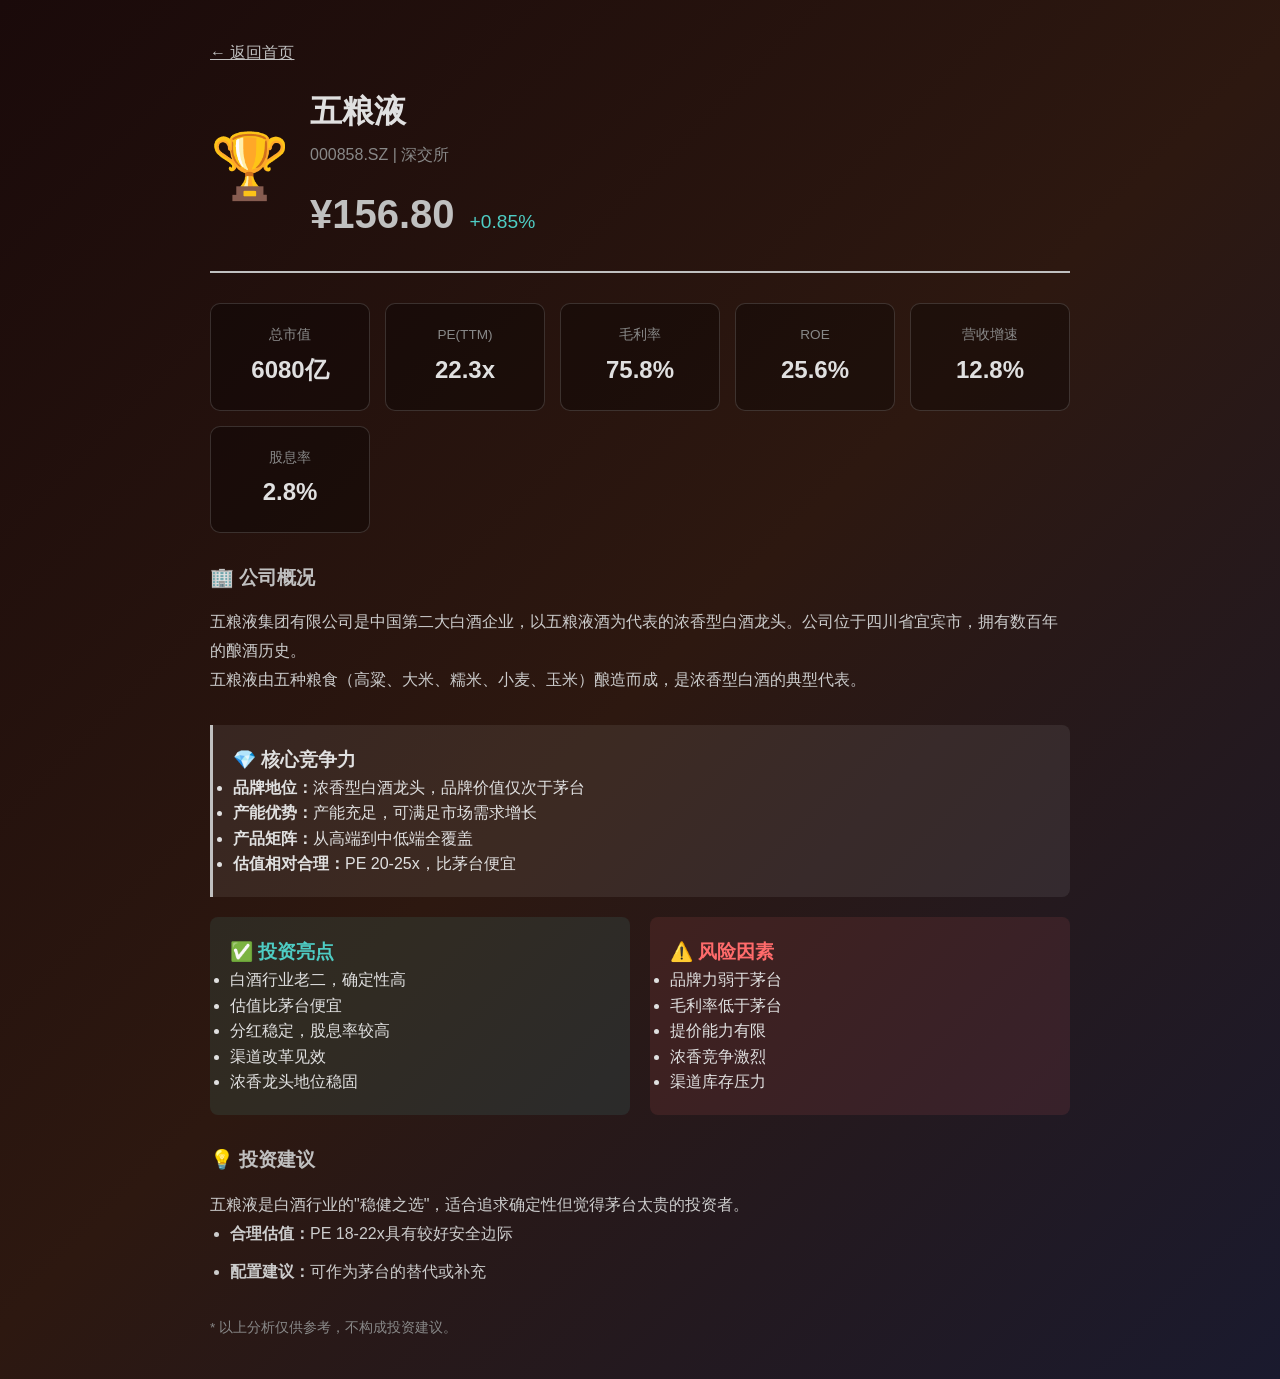
<file: companies/wuliangye.html>
<!DOCTYPE html>
<html lang="zh-CN">
<head>
    <meta charset="UTF-8">
    <meta name="viewport" content="width=device-width, initial-scale=1.0">
    <title>五粮液深度分析 - A股白酒行业</title>
    <link rel="stylesheet" href="../style.css">
    <style>
        .company-detail { max-width: 900px; margin: 0 auto; padding: 20px; }
        .company-header { border-bottom: 2px solid #c0c0c0; padding-bottom: 25px; margin-bottom: 30px; display: flex; align-items: center; gap: 20px; }
        .company-logo { font-size: 4rem; }
        .company-info h1 { font-size: 2rem; margin-bottom: 5px; }
        .company-code { color: #888; font-size: 1rem; }
        .price-display { margin-top: 15px; display: flex; align-items: baseline; gap: 15px; }
        .current-price { font-size: 2.5rem; color: #c0c0c0; font-weight: 700; }
        .price-change { font-size: 1.2rem; }
        .price-change.up { color: #4ecdc4; }
        .price-change.down { color: #ff6b6b; }
        .back-link { display: inline-block; margin-bottom: 20px; color: #c0c0c0; }
        .metrics-grid { display: grid; grid-template-columns: repeat(auto-fit, minmax(150px, 1fr)); gap: 15px; margin: 20px 0; }
        .metric-card { background: rgba(0, 0, 0, 0.3); padding: 20px; border-radius: 10px; text-align: center; border: 1px solid rgba(192, 192, 192, 0.2); }
        .metric-card .label { color: #888; font-size: 0.85rem; }
        .metric-card .value { color: #e0e0e0; font-size: 1.5rem; font-weight: 700; margin-top: 5px; }
        .section { margin: 30px 0; }
        .section h2 { color: #c0c0c0; margin-bottom: 15px; font-size: 1.2rem; }
        .section p, .section li { color: #ccc; line-height: 1.8; }
        .section ul { padding-left: 20px; }
        .section li { margin-bottom: 10px; }
        .highlight-box { background: rgba(192, 192, 192, 0.1); border-left: 3px solid #c0c0c0; padding: 20px; margin: 20px 0; border-radius: 0 8px 8px 0; }
        .pros-cons { display: grid; grid-template-columns: 1fr 1fr; gap: 20px; }
        .pros, .cons { padding: 20px; border-radius: 8px; }
        .pros { background: rgba(78, 205, 196, 0.1); }
        .cons { background: rgba(255, 107, 107, 0.1); }
        .pros h3 { color: #4ecdc4; }
        .cons h3 { color: #ff6b6b; }
        @media (max-width: 768px) { .company-header { flex-direction: column; text-align: center; } .pros-cons { grid-template-columns: 1fr; } }
    </style>
</head>
<body>
    <div class="container">
        <div class="company-detail">
            <a href="../index.html" class="back-link">← 返回首页</a>
            
            <div class="company-header">
                <div class="company-logo">🏆</div>
                <div class="company-info">
                    <h1>五粮液</h1>
                    <div class="company-code">000858.SZ | 深交所</div>
                    <div class="price-display">
                        <span class="current-price">¥156.80</span>
                        <span class="price-change up">+0.85%</span>
                    </div>
                </div>
            </div>
            
            <div class="metrics-grid">
                <div class="metric-card"><div class="label">总市值</div><div class="value">6080亿</div></div>
                <div class="metric-card"><div class="label">PE(TTM)</div><div class="value">22.3x</div></div>
                <div class="metric-card"><div class="label">毛利率</div><div class="value">75.8%</div></div>
                <div class="metric-card"><div class="label">ROE</div><div class="value">25.6%</div></div>
                <div class="metric-card"><div class="label">营收增速</div><div class="value">12.8%</div></div>
                <div class="metric-card"><div class="label">股息率</div><div class="value">2.8%</div></div>
            </div>
            
            <div class="section">
                <h2>🏢 公司概况</h2>
                <p>五粮液集团有限公司是中国第二大白酒企业，以五粮液酒为代表的浓香型白酒龙头。公司位于四川省宜宾市，拥有数百年的酿酒历史。</p>
                <p>五粮液由五种粮食（高粱、大米、糯米、小麦、玉米）酿造而成，是浓香型白酒的典型代表。</p>
            </div>
            
            <div class="highlight-box">
                <h3>💎 核心竞争力</h3>
                <ul>
                    <li><strong>品牌地位：</strong>浓香型白酒龙头，品牌价值仅次于茅台</li>
                    <li><strong>产能优势：</strong>产能充足，可满足市场需求增长</li>
                    <li><strong>产品矩阵：</strong>从高端到中低端全覆盖</li>
                    <li><strong>估值相对合理：</strong>PE 20-25x，比茅台便宜</li>
                </ul>
            </div>
            
            <div class="pros-cons">
                <div class="pros">
                    <h3>✅ 投资亮点</h3>
                    <ul>
                        <li>白酒行业老二，确定性高</li>
                        <li>估值比茅台便宜</li>
                        <li>分红稳定，股息率较高</li>
                        <li>渠道改革见效</li>
                        <li>浓香龙头地位稳固</li>
                    </ul>
                </div>
                <div class="cons">
                    <h3>⚠️ 风险因素</h3>
                    <ul>
                        <li>品牌力弱于茅台</li>
                        <li>毛利率低于茅台</li>
                        <li>提价能力有限</li>
                        <li>浓香竞争激烈</li>
                        <li>渠道库存压力</li>
                    </ul>
                </div>
            </div>
            
            <div class="section">
                <h2>💡 投资建议</h2>
                <p>五粮液是白酒行业的"稳健之选"，适合追求确定性但觉得茅台太贵的投资者。</p>
                <ul>
                    <li><strong>合理估值：</strong>PE 18-22x具有较好安全边际</li>
                    <li><strong>配置建议：</strong>可作为茅台的替代或补充</li>
                </ul>
            </div>
            
            <p style="color: #888; font-size: 0.85rem; margin-top: 30px;">* 以上分析仅供参考，不构成投资建议。</p>
        </div>
    </div>
</body>
</html>
</file>
<file: style.css>
* {
    margin: 0;
    padding: 0;
    box-sizing: border-box;
}

body {
    font-family: 'Noto Sans SC', -apple-system, BlinkMacSystemFont, sans-serif;
    background: linear-gradient(135deg, #1a0a0a 0%, #2d1810 50%, #1a1a2e 100%);
    color: #e0e0e0;
    min-height: 100vh;
    line-height: 1.6;
}

.container {
    max-width: 1200px;
    margin: 0 auto;
    padding: 20px;
}

header {
    text-align: center;
    padding: 40px 0;
    border-bottom: 1px solid rgba(212, 175, 55, 0.3);
    margin-bottom: 30px;
}

header h1 {
    font-size: 2.5rem;
    margin-bottom: 10px;
    background: linear-gradient(135deg, #d4af37 0%, #f4e4ba 50%, #d4af37 100%);
    -webkit-background-clip: text;
    -webkit-text-fill-color: transparent;
    background-clip: text;
}

.subtitle {
    color: #888;
    font-size: 1rem;
    margin-bottom: 10px;
}

.update-time {
    color: #666;
    font-size: 0.85rem;
}

/* Overview Section */
.overview {
    margin-bottom: 30px;
}

.overview h2 {
    color: #d4af37;
    margin-bottom: 20px;
    font-size: 1.3rem;
}

.overview-grid {
    display: grid;
    grid-template-columns: repeat(auto-fit, minmax(200px, 1fr));
    gap: 15px;
}

.overview-card {
    background: rgba(0, 0, 0, 0.3);
    padding: 20px;
    border-radius: 12px;
    text-align: center;
    border: 1px solid rgba(212, 175, 55, 0.2);
}

.overview-card .label {
    display: block;
    color: #888;
    font-size: 0.85rem;
    margin-bottom: 8px;
}

.overview-card .value {
    display: block;
    font-size: 1.5rem;
    font-weight: 700;
    color: #f4e4ba;
}

.overview-card .value.highlight {
    color: #d4af37;
}

/* Tier Section */
.tier-section {
    margin-bottom: 30px;
}

.tier-section h2 {
    color: #d4af37;
    margin-bottom: 20px;
    font-size: 1.3rem;
}

.tier-group {
    background: rgba(0, 0, 0, 0.2);
    border-radius: 12px;
    padding: 20px;
    margin-bottom: 20px;
    border-left: 4px solid;
}

.tier-group.tier-1 {
    border-color: #d4af37;
    background: linear-gradient(135deg, rgba(212, 175, 55, 0.1) 0%, rgba(0, 0, 0, 0.2) 100%);
}

.tier-group.tier-2 {
    border-color: #c0c0c0;
    background: linear-gradient(135deg, rgba(192, 192, 192, 0.1) 0%, rgba(0, 0, 0, 0.2) 100%);
}

.tier-group.tier-3 {
    border-color: #cd7f32;
    background: linear-gradient(135deg, rgba(205, 127, 50, 0.1) 0%, rgba(0, 0, 0, 0.2) 100%);
}

.tier-group h3 {
    color: #f4e4ba;
    margin-bottom: 5px;
    font-size: 1.1rem;
}

.tier-desc {
    color: #888;
    font-size: 0.85rem;
    margin-bottom: 15px;
}

.company-grid {
    display: grid;
    grid-template-columns: repeat(auto-fill, minmax(180px, 1fr));
    gap: 15px;
}

.company-card {
    background: rgba(0, 0, 0, 0.3);
    border-radius: 10px;
    padding: 15px;
    text-decoration: none;
    color: inherit;
    transition: all 0.3s ease;
    border: 1px solid rgba(255, 255, 255, 0.1);
}

.company-card:hover {
    transform: translateY(-3px);
    border-color: rgba(212, 175, 55, 0.5);
    box-shadow: 0 5px 20px rgba(212, 175, 55, 0.2);
}

.company-name {
    font-weight: 700;
    color: #fff;
    margin-bottom: 5px;
    font-size: 1rem;
}

.company-code {
    color: #888;
    font-size: 0.8rem;
    margin-bottom: 10px;
}

.company-price {
    font-size: 1.2rem;
    font-weight: 700;
    color: #d4af37;
}

.company-change {
    font-size: 0.85rem;
    margin-top: 5px;
}

.company-change.up {
    color: #4ecdc4;
}

.company-change.down {
    color: #ff6b6b;
}

/* Card */
.card {
    background: rgba(0, 0, 0, 0.3);
    border-radius: 12px;
    padding: 25px;
    margin-bottom: 25px;
    border: 1px solid rgba(255, 255, 255, 0.1);
}

.card h2 {
    color: #d4af37;
    margin-bottom: 20px;
    font-size: 1.2rem;
    padding-bottom: 10px;
    border-bottom: 1px solid rgba(212, 175, 55, 0.3);
}

/* Table */
.table-container {
    overflow-x: auto;
}

.data-table {
    width: 100%;
    border-collapse: collapse;
}

.data-table th,
.data-table td {
    padding: 12px 15px;
    text-align: left;
    border-bottom: 1px solid rgba(255, 255, 255, 0.1);
}

.data-table th {
    color: #888;
    font-weight: 500;
    font-size: 0.85rem;
    background: rgba(0, 0, 0, 0.2);
}

.data-table td {
    font-size: 0.95rem;
}

.data-table tbody tr:hover {
    background: rgba(212, 175, 55, 0.1);
}

.data-table .positive {
    color: #4ecdc4;
}

.data-table .negative {
    color: #ff6b6b;
}

/* Analysis Content */
.analysis-content {
    display: grid;
    grid-template-columns: repeat(auto-fit, minmax(300px, 1fr));
    gap: 20px;
}

.analysis-item {
    background: rgba(78, 205, 196, 0.1);
    border-left: 3px solid #4ecdc4;
    padding: 20px;
    border-radius: 0 8px 8px 0;
}

.analysis-item.warning {
    background: rgba(255, 107, 107, 0.1);
    border-color: #ff6b6b;
}

.analysis-item h3 {
    margin-bottom: 15px;
    font-size: 1rem;
}

.analysis-item ul {
    padding-left: 20px;
}

.analysis-item li {
    margin-bottom: 10px;
    color: #ccc;
    font-size: 0.9rem;
}

.analysis-item li strong {
    color: #f4e4ba;
}

/* Timeline */
.timeline-item {
    display: flex;
    gap: 15px;
    padding: 15px 0;
    border-bottom: 1px solid rgba(255, 255, 255, 0.1);
}

.timeline-item:last-child {
    border-bottom: none;
}

.timeline-item .date {
    color: #d4af37;
    font-weight: 500;
    min-width: 100px;
    font-size: 0.9rem;
}

.timeline-item .event {
    color: #ccc;
}

/* Links Grid */
.links-grid {
    display: grid;
    grid-template-columns: repeat(auto-fill, minmax(200px, 1fr));
    gap: 15px;
}

.link-card {
    display: flex;
    align-items: center;
    gap: 12px;
    padding: 15px;
    background: rgba(0, 0, 0, 0.3);
    border-radius: 8px;
    text-decoration: none;
    color: inherit;
    transition: all 0.3s ease;
    border: 1px solid rgba(255, 255, 255, 0.1);
}

.link-card:hover {
    background: rgba(212, 175, 55, 0.2);
    border-color: rgba(212, 175, 55, 0.5);
    transform: translateX(5px);
}

.link-card .icon {
    font-size: 1.5rem;
}

.link-card .text {
    font-size: 0.95rem;
    color: #f4e4ba;
}

/* Disclaimer */
.disclaimer {
    background: rgba(255, 107, 107, 0.1);
    border: 1px solid rgba(255, 107, 107, 0.3);
}

.disclaimer h2 {
    color: #ff6b6b;
}

.disclaimer p {
    color: #aaa;
    font-size: 0.9rem;
}

/* Footer */
footer {
    text-align: center;
    padding: 30px 0;
    color: #666;
    font-size: 0.85rem;
    border-top: 1px solid rgba(255, 255, 255, 0.1);
    margin-top: 30px;
}

footer p {
    margin-bottom: 5px;
}

/* Responsive */
@media (max-width: 768px) {
    header h1 {
        font-size: 1.8rem;
    }
    
    .overview-grid {
        grid-template-columns: repeat(2, 1fr);
    }
    
    .company-grid {
        grid-template-columns: repeat(2, 1fr);
    }
    
    .analysis-content {
        grid-template-columns: 1fr;
    }
    
    .data-table {
        font-size: 0.85rem;
    }
    
    .data-table th,
    .data-table td {
        padding: 8px 10px;
    }
}
</file>
